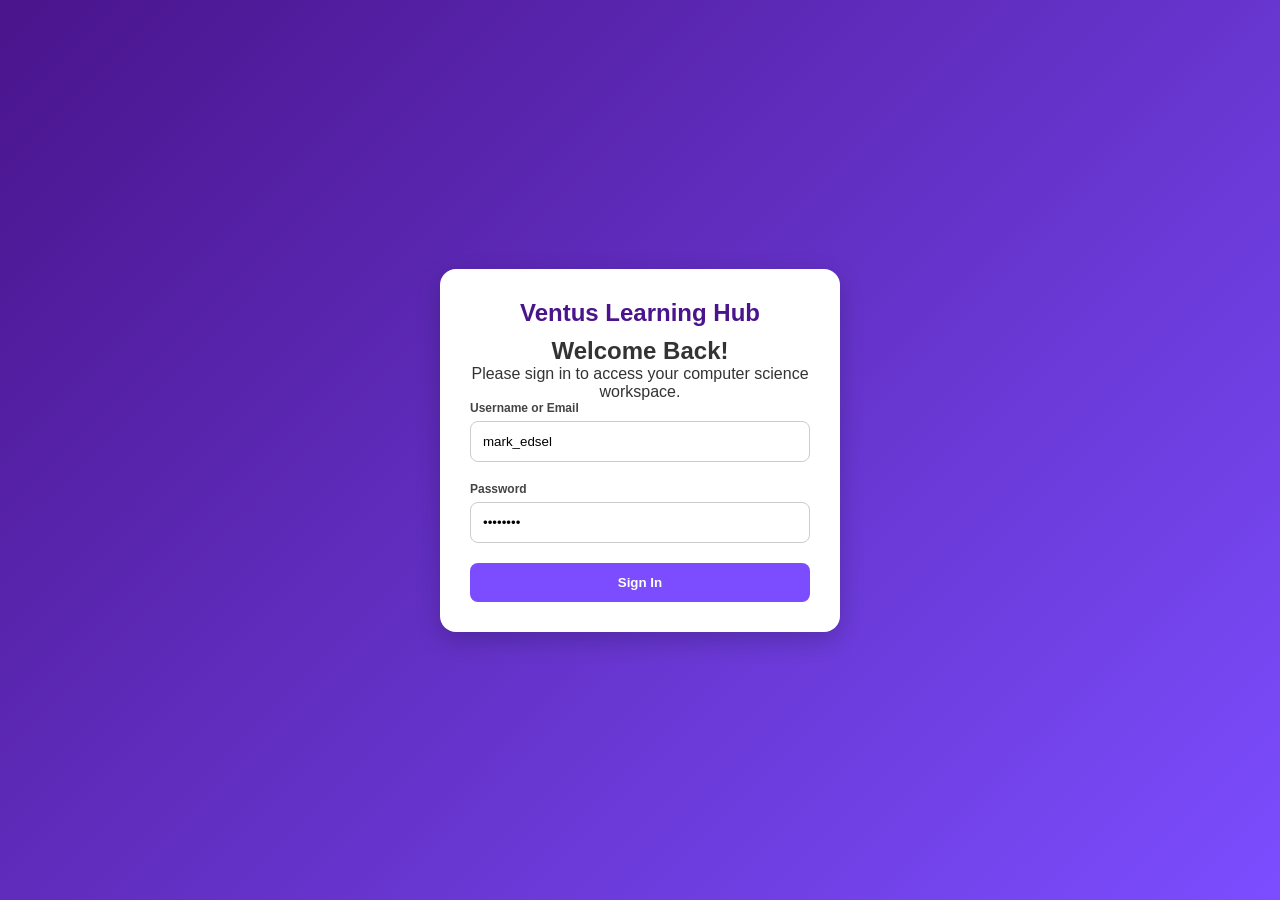
<file: index.html>
<!DOCTYPE html>
<html lang="en">
<head>
    <meta charset="UTF-8">
    <meta name="viewport" content="width=device-width, initial-scale=1.0">
    <title>Ventus Learning Hub - Login</title>
    <link rel="stylesheet" href="style.css">
</head>
<body class="login-body">

    <div class="auth-container">
        <div class="login-card">
            <div class="logo">Ventus Learning Hub</div>
            <h2>Welcome Back!</h2>
            <p>Please sign in to access your computer science workspace.</p>
            <form action="home.html" method="GET">
                <div class="input-group">
                    <label>Username or Email</label>
                    <input type="text" id="username" value="mark_edsel" placeholder="Enter username..." required autocomplete="off">
                </div>
                <div class="input-group">
                    <label>Password</label>
                    <input type="password" id="password" value="••••••••" placeholder="••••••••" required>
                </div>
                <button type="submit" class="btn-login">Sign In</button>
            </form>
        </div>
    </div>

</body>
</html>
</file>
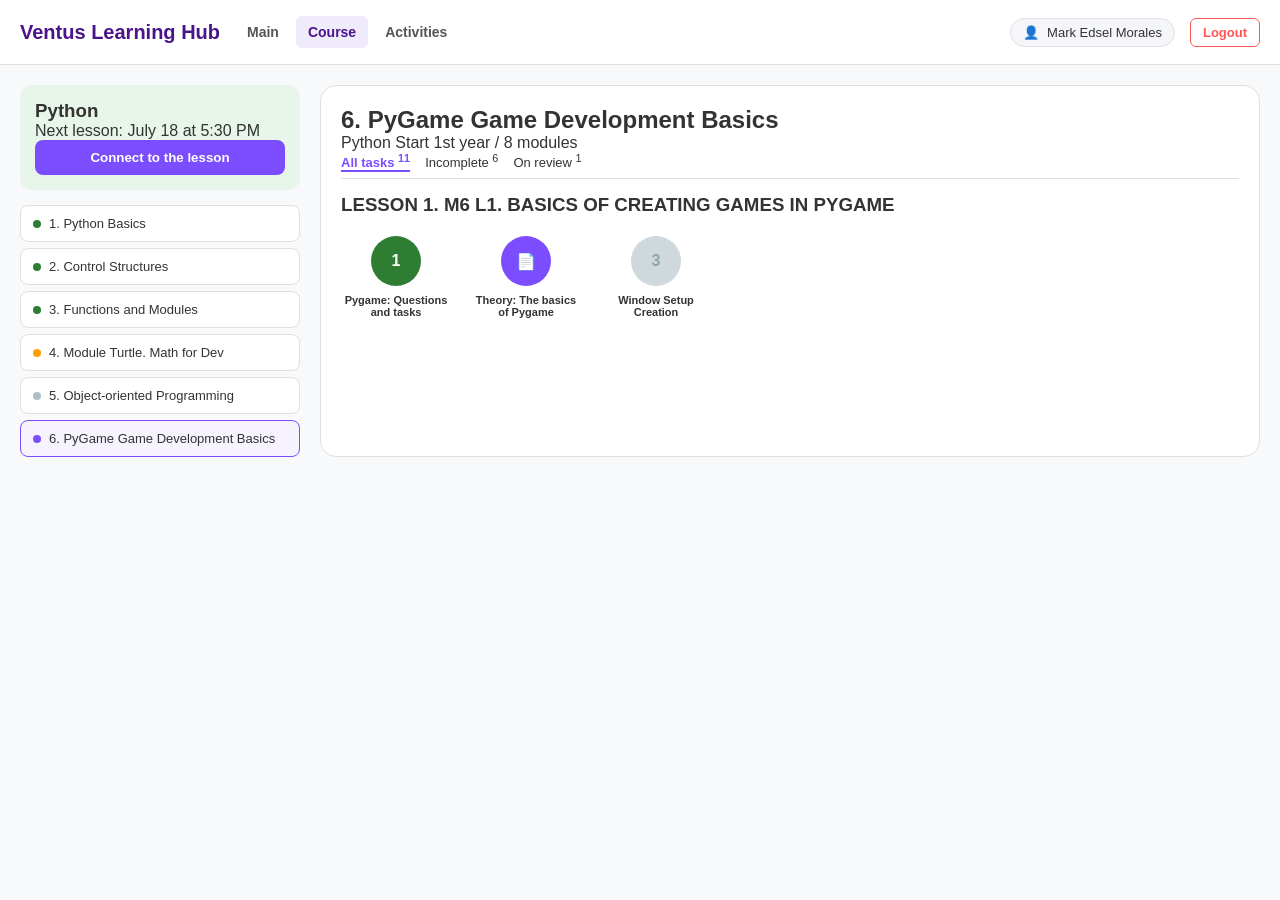
<file: course.html>
<!DOCTYPE html>
<html lang="en">
<head>
    <meta charset="UTF-8">
    <meta name="viewport" content="width=device-width, initial-scale=1.0">
    <title>Ventus Learning Hub - Course</title>
    <link rel="stylesheet" href="style.css">
</head>
<body>

    <!-- Main Navigation Header -->
    <header class="main-header">
        <div class="header-left">
            <div class="logo" onclick="window.location.href='home.html'">Ventus Learning Hub</div>
            <nav class="nav-links">
                <a href="home.html" class="nav-tab">Main</a>
                <a href="course.html" class="nav-tab active">Course</a>
                <a href="activities.html" class="nav-tab">Activities</a>
            </nav>
        </div>
        
        <div class="header-right">
            <div class="profile-badge">
                <span class="user-avatar">👤</span>
                <span class="profile-name">Mark Edsel Morales</span>
            </div>
            <a href="index.html" class="logout-btn">Logout</a>
        </div>
    </header>

    <!-- Course Content Area -->
    <main class="content-body">
        <div class="course-container">
            <div class="course-sidebar">
                <div class="sidebar-card">
                    <h3>Python</h3>
                    <p>Next lesson: July 18 at 5:30 PM</p>
                    <button class="btn-primary-block">Connect to the lesson</button>
                </div>
                <ul class="topic-list">
                    <li><span class="status-dot completed"></span> 1. Python Basics</li>
                    <li><span class="status-dot completed"></span> 2. Control Structures</li>
                    <li><span class="status-dot completed"></span> 3. Functions and Modules</li>
                    <li><span class="status-dot in-progress"></span> 4. Module Turtle. Math for Dev</li>
                    <li><span class="status-dot locked"></span> 5. Object-oriented Programming</li>
                    <li class="active"><span class="status-dot active"></span> 6. PyGame Game Development Basics</li>
                </ul>
            </div>

            <div class="course-main-content">
                <h2>6. PyGame Game Development Basics</h2>
                <p class="subtitle">Python Start 1st year / 8 modules</p>
                
                <div class="filter-tabs">
                    <span class="filter-tab active">All tasks <sup>11</sup></span>
                    <span class="filter-tab">Incomplete <sup>6</sup></span>
                    <span class="filter-tab">On review <sup>1</sup></span>
                </div>

                <h3>LESSON 1. M6 L1. BASICS OF CREATING GAMES IN PYGAME</h3>
                <div class="lessons-nodes-grid">
                    <div class="node-item" onclick="window.location.href='activities.html'">
                        <div class="node-circle completed">1</div>
                        <p>Pygame: Questions and tasks</p>
                    </div>
                    <div class="node-item" onclick="window.location.href='activities.html'">
                        <div class="node-circle active">📄</div>
                        <p>Theory: The basics of Pygame</p>
                    </div>
                    <div class="node-item">
                        <div class="node-circle locked">3</div>
                        <p>Window Setup Creation</p>
                    </div>
                </div>
            </div>
        </div>
    </main>

</body>
</html>
</file>
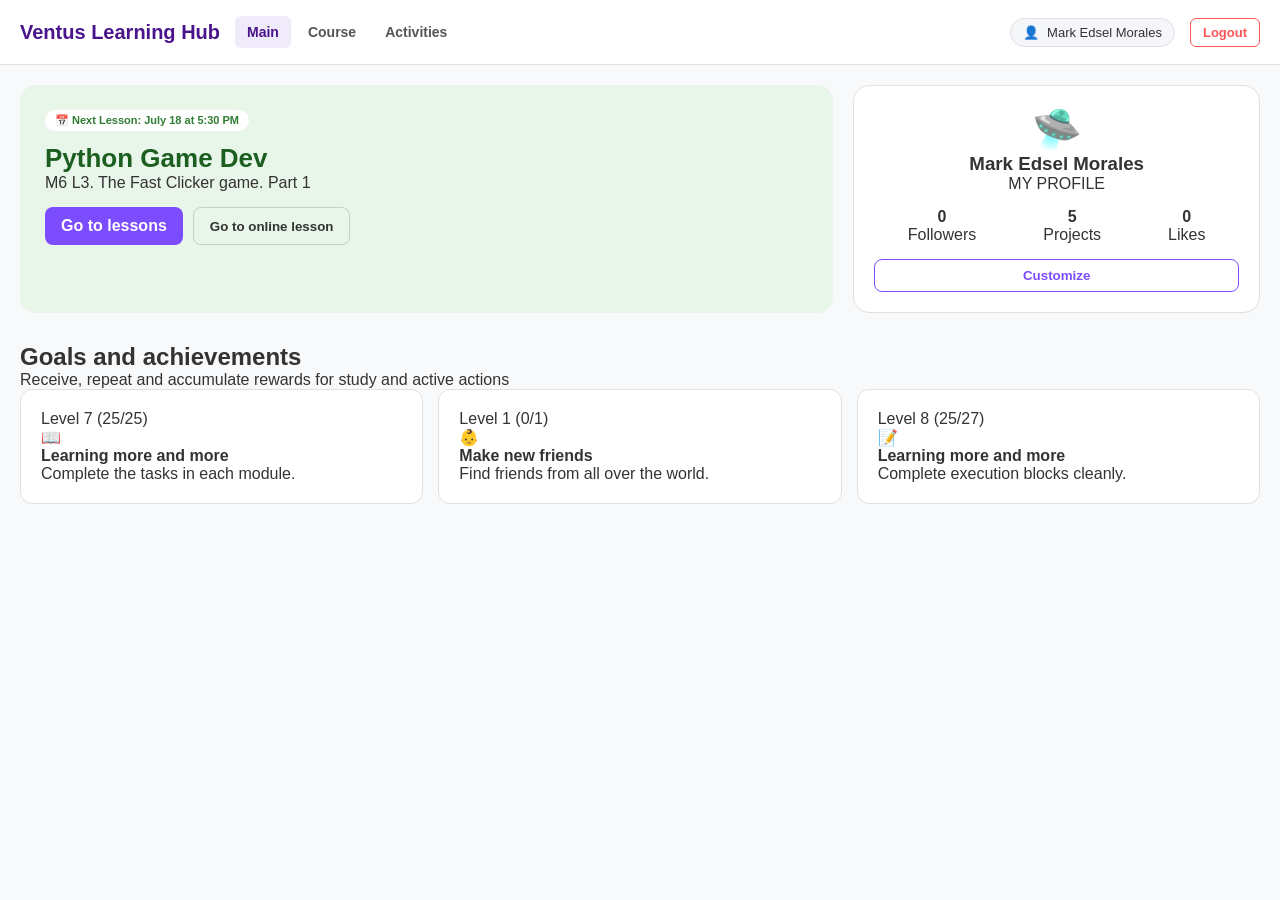
<file: home.html>
<!DOCTYPE html>
<html lang="en">
<head>
    <meta charset="UTF-8">
    <meta name="viewport" content="width=device-width, initial-scale=1.0">
    <title>Ventus Learning Hub - Home</title>
    <link rel="stylesheet" href="style.css">
</head>
<body>

    <!-- Main Navigation Header -->
    <header class="main-header">
        <div class="header-left">
            <div class="logo" onclick="window.location.href='home.html'">Ventus Learning Hub</div>
            <nav class="nav-links">
                <a href="home.html" class="nav-tab active">Main</a>
                <a href="course.html" class="nav-tab">Course</a>
                <a href="activities.html" class="nav-tab">Activities</a>
            </nav>
        </div>
        
        <div class="header-right">
            <div class="profile-badge">
                <span class="user-avatar">👤</span>
                <span class="profile-name">Mark Edsel Morales</span>
            </div>
            <a href="index.html" class="logout-btn">Logout</a>
        </div>
    </header>

    <!-- Home Dashboard Content -->
    <main class="content-body">
        <div class="dashboard-grid">
            <!-- Next Lesson Banner -->
            <div class="hero-banner">
                <span class="badge-time">📅 Next Lesson: July 18 at 5:30 PM</span>
                <h1>Python Game Dev</h1>
                <p>M6 L3. The Fast Clicker game. Part 1</p>
                <div class="banner-actions">
                    <a href="course.html" class="btn-primary">Go to lessons</a>
                    <button class="btn-secondary">Go to online lesson</button>
                </div>
            </div>

            <!-- Profile Card -->
            <div class="profile-summary-card">
                <div class="avatar-large">🛸</div>
                <h3>Mark Edsel Morales</h3>
                <p class="subtitle">MY PROFILE</p>
                <div class="stats-row">
                    <div><strong>0</strong><p>Followers</p></div>
                    <div><strong>5</strong><p>Projects</p></div>
                    <div><strong>0</strong><p>Likes</p></div>
                </div>
                <button class="btn-outline">Customize</button>
            </div>
        </div>

        <!-- Goals and Achievements -->
        <div class="section-title-area">
            <h2>Goals and achievements</h2>
            <p>Receive, repeat and accumulate rewards for study and active actions</p>
        </div>

        <div class="cards-scroll-row">
            <div class="goal-card card-purple">
                <span class="level-indicator">Level 7 (25/25)</span>
                <div class="card-icon">📖</div>
                <h4>Learning more and more</h4>
                <p>Complete the tasks in each module.</p>
            </div>
            <div class="goal-card card-blue">
                <span class="level-indicator">Level 1 (0/1)</span>
                <div class="card-icon">👶</div>
                <h4>Make new friends</h4>
                <p>Find friends from all over the world.</p>
            </div>
            <div class="goal-card card-green">
                <span class="level-indicator">Level 8 (25/27)</span>
                <div class="card-icon">📝</div>
                <h4>Learning more and more</h4>
                <p>Complete execution blocks cleanly.</p>
            </div>
        </div>
    </main>

</body>
</html>
</file>
<file: style.css>
* { 
    box-sizing: border-box; 
    margin: 0; 
    padding: 0; 
}

body { 
    font-family: 'Segoe UI', Tahoma, Geneva, Verdana, sans-serif; 
    background: #f8f9fa; 
    color: #333; 
    height: 100vh; 
    display: flex; 
    flex-direction: column;
}

.login-body {
    background: linear-gradient(135deg, #4a148c, #7c4dff);
    justify-content: center;
    align-items: center;
}

.workspace-body {
    background: #0c0d16;
    color: #fff;
    overflow: hidden;
}

/* ================= AUTH / LOGIN PAGE ================= */
.auth-container {
    display: flex;
    justify-content: center;
    align-items: center;
    width: 100%;
    padding: 20px;
}

.login-card {
    background: #ffffff;
    padding: 30px;
    border-radius: 16px;
    box-shadow: 0 8px 24px rgba(0,0,0,0.2);
    width: 100%;
    max-width: 400px;
    text-align: center;
}

.login-card .logo {
    font-size: 24px;
    font-weight: 800;
    color: #4a148c;
    margin-bottom: 10px;
}

.input-group {
    text-align: left;
    margin-bottom: 20px;
}

.input-group label {
    display: block;
    font-size: 12px;
    font-weight: 600;
    margin-bottom: 6px;
    color: #444;
}

.input-group input {
    width: 100%;
    padding: 12px;
    border: 1px solid #ccc;
    border-radius: 8px;
    outline: none;
}

.btn-login {
    width: 100%;
    padding: 12px;
    background: #7c4dff;
    color: white;
    border: none;
    border-radius: 8px;
    font-weight: bold;
    cursor: pointer;
}

/* ================= APP RESPONSIVE NAVBAR ================= */
.main-header {
    background: #ffffff;
    border-bottom: 1px solid #e0e0e0;
    padding: 10px 20px;
    display: flex;
    justify-content: space-between;
    align-items: center;
    min-height: 65px;
    flex-wrap: wrap;
    gap: 15px;
}

.header-left, .header-right {
    display: flex;
    align-items: center;
    gap: 15px;
    flex-wrap: wrap;
}

.logo {
    font-size: 20px;
    font-weight: 800;
    color: #4a148c;
    cursor: pointer;
}

.nav-links {
    display: flex;
    gap: 5px;
}

.nav-tab {
    text-decoration: none;
    padding: 8px 12px;
    font-size: 14px;
    font-weight: 600;
    color: #555;
    border-radius: 6px;
}

.nav-tab.active, .nav-tab:hover {
    color: #4a148c;
    background: #f0ebfa;
}

.profile-badge {
    display: flex;
    align-items: center;
    gap: 8px;
    background: #f5f6fa;
    padding: 6px 12px;
    border-radius: 20px;
    border: 1px solid #e0e0e0;
    font-size: 13px;
}

.logout-btn {
    text-decoration: none;
    padding: 6px 12px;
    border: 1px solid #ff5555;
    color: #ff5555;
    border-radius: 6px;
    font-size: 13px;
    font-weight: 600;
}

.content-body {
    flex: 1;
    overflow-y: auto;
    padding: 20px;
}

/* ================= DASHBOARD CORE ================= */
.dashboard-grid {
    display: grid;
    grid-template-columns: 2fr 1fr;
    gap: 20px;
    margin-bottom: 30px;
}

.hero-banner {
    background: #e8f5e9;
    padding: 25px;
    border-radius: 16px;
}

.badge-time {
    background: #ffffff;
    color: #2e7d32;
    padding: 4px 10px;
    border-radius: 20px;
    font-size: 11px;
    font-weight: bold;
    display: inline-block;
    margin-bottom: 12px;
}

.hero-banner h1 { font-size: 26px; color: #1b5e20; }
.banner-actions { display: flex; gap: 10px; flex-wrap: wrap; margin-top: 15px; }

.btn-primary { text-decoration: none; background: #7c4dff; color: white; padding: 10px 16px; border-radius: 8px; font-weight: bold; }
.btn-secondary { background: transparent; color: #333; border: 1px solid #ccc; padding: 10px 16px; border-radius: 8px; font-weight: bold; }

.profile-summary-card { background: #ffffff; border: 1px solid #e0e0e0; border-radius: 16px; padding: 20px; text-align: center; }
.avatar-large { font-size: 40px; }
.stats-row { display: flex; justify-content: space-around; margin: 15px 0; }
.btn-outline { width: 100%; padding: 8px; border: 1px solid #7c4dff; color: #7c4dff; background: transparent; border-radius: 8px; font-weight: bold; }

.cards-scroll-row {
    display: flex;
    gap: 15px;
    flex-wrap: wrap;
}

.goal-card {
    flex: 1;
    min-width: 250px;
    background: white;
    border: 1px solid #e0e0e0;
    border-radius: 12px;
    padding: 20px;
}

/* ================= COURSE TIMELINE LAYOUT ================= */
.course-container {
    display: flex;
    gap: 20px;
}

.course-sidebar {
    width: 280px;
    flex-shrink: 0;
}

.sidebar-card { background: #e8f5e9; padding: 15px; border-radius: 12px; margin-bottom: 15px; }
.btn-primary-block { width: 100%; padding: 10px; background: #7c4dff; color: white; border: none; border-radius: 8px; font-weight: bold; }

.topic-list { list-style: none; display: flex; flex-direction: column; gap: 6px; }
.topic-list li { padding: 10px 12px; background: white; border: 1px solid #e0e0e0; border-radius: 8px; font-size: 13px; display: flex; align-items: center; gap: 8px;}
.topic-list li.active { border-color: #7c4dff; background: #f6f3ff; }

.status-dot { width: 8px; height: 8px; border-radius: 50%; }
.status-dot.completed { background: #2e7d32; }
.status-dot.in-progress { background: #ffa000; }
.status-dot.locked { background: #b0bec5; }
.status-dot.active { background: #7c4dff; }

.course-main-content { flex: 1; background: white; border: 1px solid #e0e0e0; border-radius: 16px; padding: 20px; }
.filter-tabs { display: flex; gap: 15px; border-bottom: 1px solid #e0e0e0; margin-bottom: 15px; padding-bottom: 6px; font-size: 13px; }
.filter-tab.active { color: #7c4dff; border-bottom: 2px solid #7c4dff; font-weight: bold; }

.lessons-nodes-grid { display: flex; gap: 20px; flex-wrap: wrap; margin-top: 20px; }
.node-item { width: 110px; text-align: center; cursor: pointer; }
.node-circle { width: 50px; height: 50px; border-radius: 50%; display: flex; align-items: center; justify-content: center; font-size: 16px; font-weight: bold; margin: 0 auto 8px; }
.node-circle.completed { background: #2e7d32; color: white; }
.node-circle.active { background: #7c4dff; color: white; }
.node-circle.locked { background: #cfd8dc; color: #90a4ae; }
.node-item p { font-size: 11px; font-weight: 600; }

/* ================= INTERACTIVE DYNAMIC WORKSPACE ================= */
.workspace-header {
    background-color: #111222;
    border-bottom: 2px solid #222544;
    padding: 10px 15px;
    display: flex;
    align-items: center;
    gap: 15px;
    height: 60px;
    flex-shrink: 0;
}

.back-btn { background: #fff; border: none; padding: 6px 12px; border-radius: 4px; font-weight: bold; cursor: pointer; font-size: 12px; }
.quest-dots { display: flex; gap: 6px; }
.dot { width: 26px; height: 26px; border-radius: 50%; display: flex; align-items: center; justify-content: center; font-size: 11px; background: #222544; color: #888; }
.dot.active { background: #ffffff; color: #111; }
.dot.completed { background: #2e7d32; color: white; }

#runtime-status { margin-left: auto; font-size: 11px; color: #eed49f; }
.header-right-workspace { display: flex; align-items: center; gap: 10px; font-size: 12px; color: #fff; }
.logout-btn-mini { text-decoration: none; color: #ff5555; border: 1px solid #ff5555; padding: 3px 6px; border-radius: 4px; }

.workspace { display: flex; flex: 1; height: calc(100vh - 60px); position: relative; width: 100%; }
.left-panel { display: flex; flex-direction: column; width: 50%; background: #ffffff; min-width: 150px; }
.panel-header-code { padding: 8px 15px; background: #f1f2f6; font-size: 13px; font-weight: 600; color: #333; }
#editor-container { flex: 1; width: 100%; height: 100%; }

.resizer { width: 6px; background-color: #2b2d42; cursor: col-resize; z-index: 30; }
.right-panel-area { flex: 1; min-width: 150px; height: 100%; position: relative; background: #1e1e24; }
.output-panel-under { position: absolute; top: 0; left: 0; width: 100%; height: 100%; background: #1e1e24; padding: 15px; display: flex; flex-direction: column; }

.action-toolbar { display: flex; gap: 10px; align-items: center; margin-bottom: 10px; }
.action-btn { background: #7c4dff; color: white; border: none; padding: 6px 14px; border-radius: 6px; font-weight: bold; cursor: pointer; }
.action-btn:disabled { background: #444; color: #777; }

.console-sandbox { background: #111216; color: #f8f8f2; border-radius: 8px; padding: 12px; font-family: monospace; font-size: 13px; flex: 1; overflow-y: auto; }

.question-panel-overlay { position: absolute; top: 0; left: 0; width: 100%; height: 100%; background: #f8f9fa; color: #222; display: flex; flex-direction: column; z-index: 10; transition: transform 0.3s ease; }
.question-panel-overlay.hidden { transform: translateX(100%); }

.floating-indicator-tab { position: absolute; left: -16px; top: 0; width: 16px; height: 100%; background-color: #7c4dff; display: flex; align-items: center; justify-content: center; cursor: pointer; }
.toggle-arrow-btn { background: white; border: none; width: 12px; height: 40px; border-radius: 3px; color: #7c4dff; font-weight: bold; font-size: 8px; }
.question-content { padding: 15px; overflow-y: auto; height: 100%; }
.success-banner { background: #2e7d32; color: white; padding: 12px; border-radius: 8px; display: none; margin-bottom: 10px; }
.task-card { background: white; border: 1px solid #e0e0e0; padding: 15px; border-radius: 8px; }
.task-title { font-size: 15px; font-weight: bold; margin-bottom: 5px; }
.task-description { font-size: 12px; line-height: 1.5; }

/* ==========================================================
   MEDIA QUERIES FOR GADGET COMPATIBILITY (CP & TABLETS)
   ========================================================== */

/* TABLET TRANSITION (Max 900px) */
@media (max-width: 900px) {
    .dashboard-grid {
        grid-template-columns: 1fr; /* Magiging single column ang home dashboard */
    }
    .course-container {
        flex-direction: column; /* Mag-s-stack ang course list at details sa ilalim */
    }
    .course-sidebar {
        width: 100%;
    }
}

/* SMARTPHONE TRANSITION (Max 600px) */
@media (max-width: 600px) {
    .main-header {
        flex-direction: column;
        align-items: flex-start;
        padding: 10px;
    }
    .header-right {
        width: 100%;
        justify-content: space-between;
    }
    .nav-links {
        width: 100%;
        justify-content: space-around;
    }
    .content-body {
        padding: 15px 10px;
    }
    
    /* Workspace Responsive Hack para sa Mobile Layout */
    .workspace {
        flex-direction: column; /* Mag-s-stack ang code editor at terminal sa cp screen */
        overflow-y: auto;
    }
    .left-panel {
        width: 100% !important;
        height: 350px; /* Pirmihang taas para makapag-type sa phone */
    }
    .resizer {
        height: 6px;
        width: 100%;
        cursor: row-resize; /* Gagawing row resizer kapag nasa mobile view */
    }
    .right-panel-area {
        width: 100% !important;
        height: 450px;
    }
    .workspace-header {
        flex-wrap: wrap;
        height: auto;
        padding: 10px;
        gap: 10px;
    }
    #runtime-status {
        width: 100%;
        margin-left: 0;
    }
}
</file>
